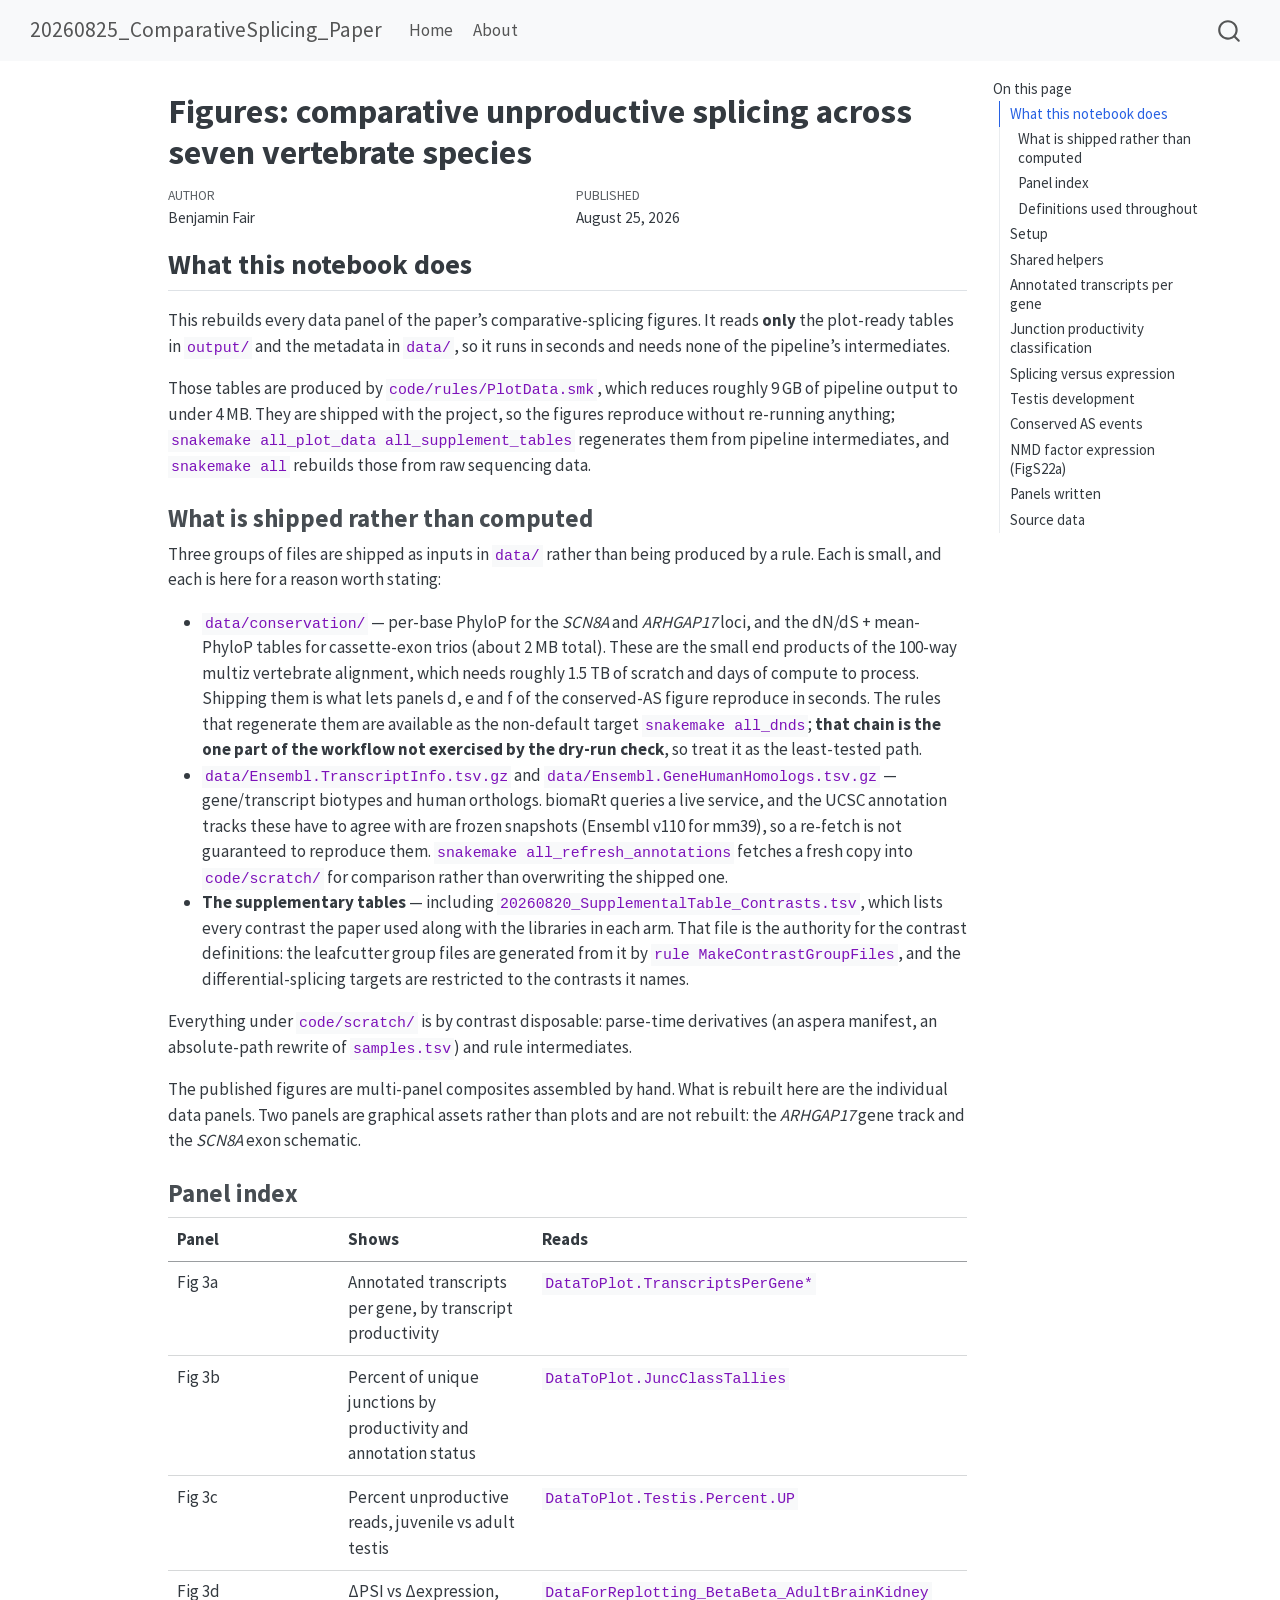
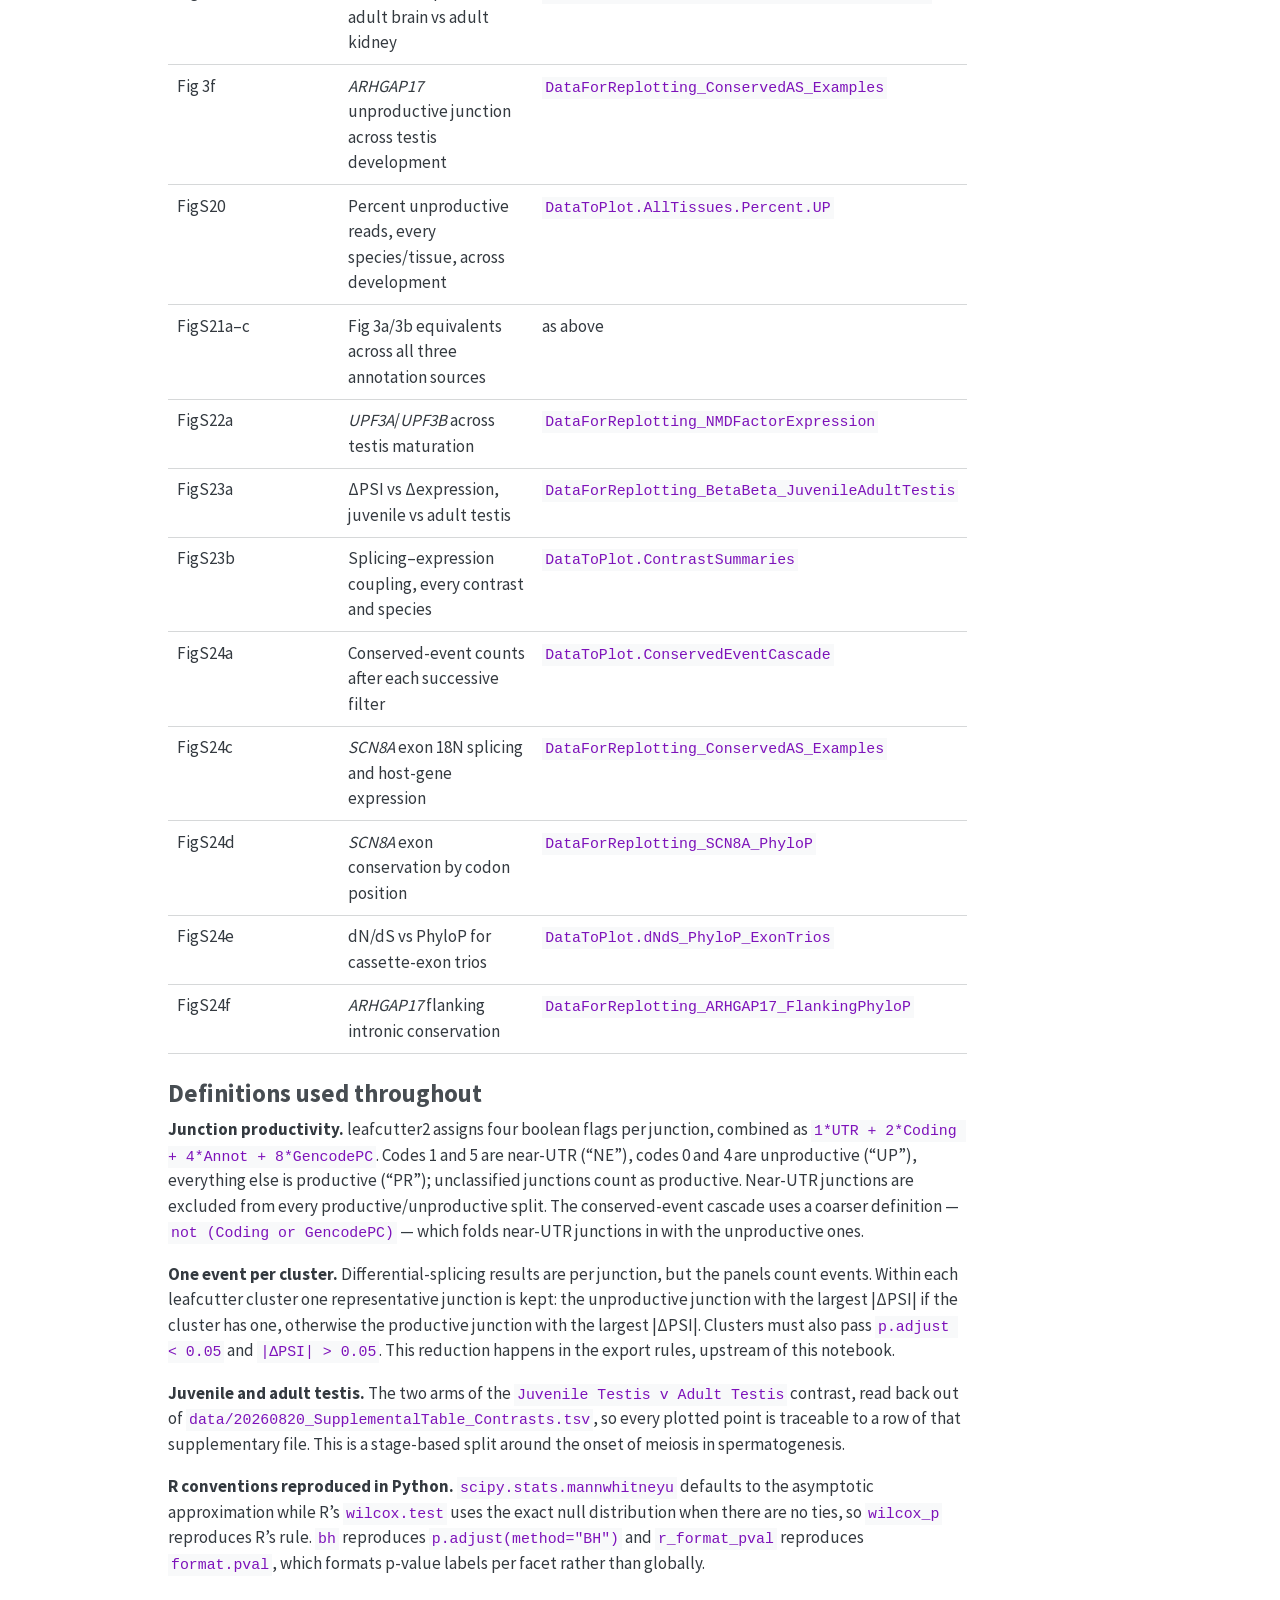
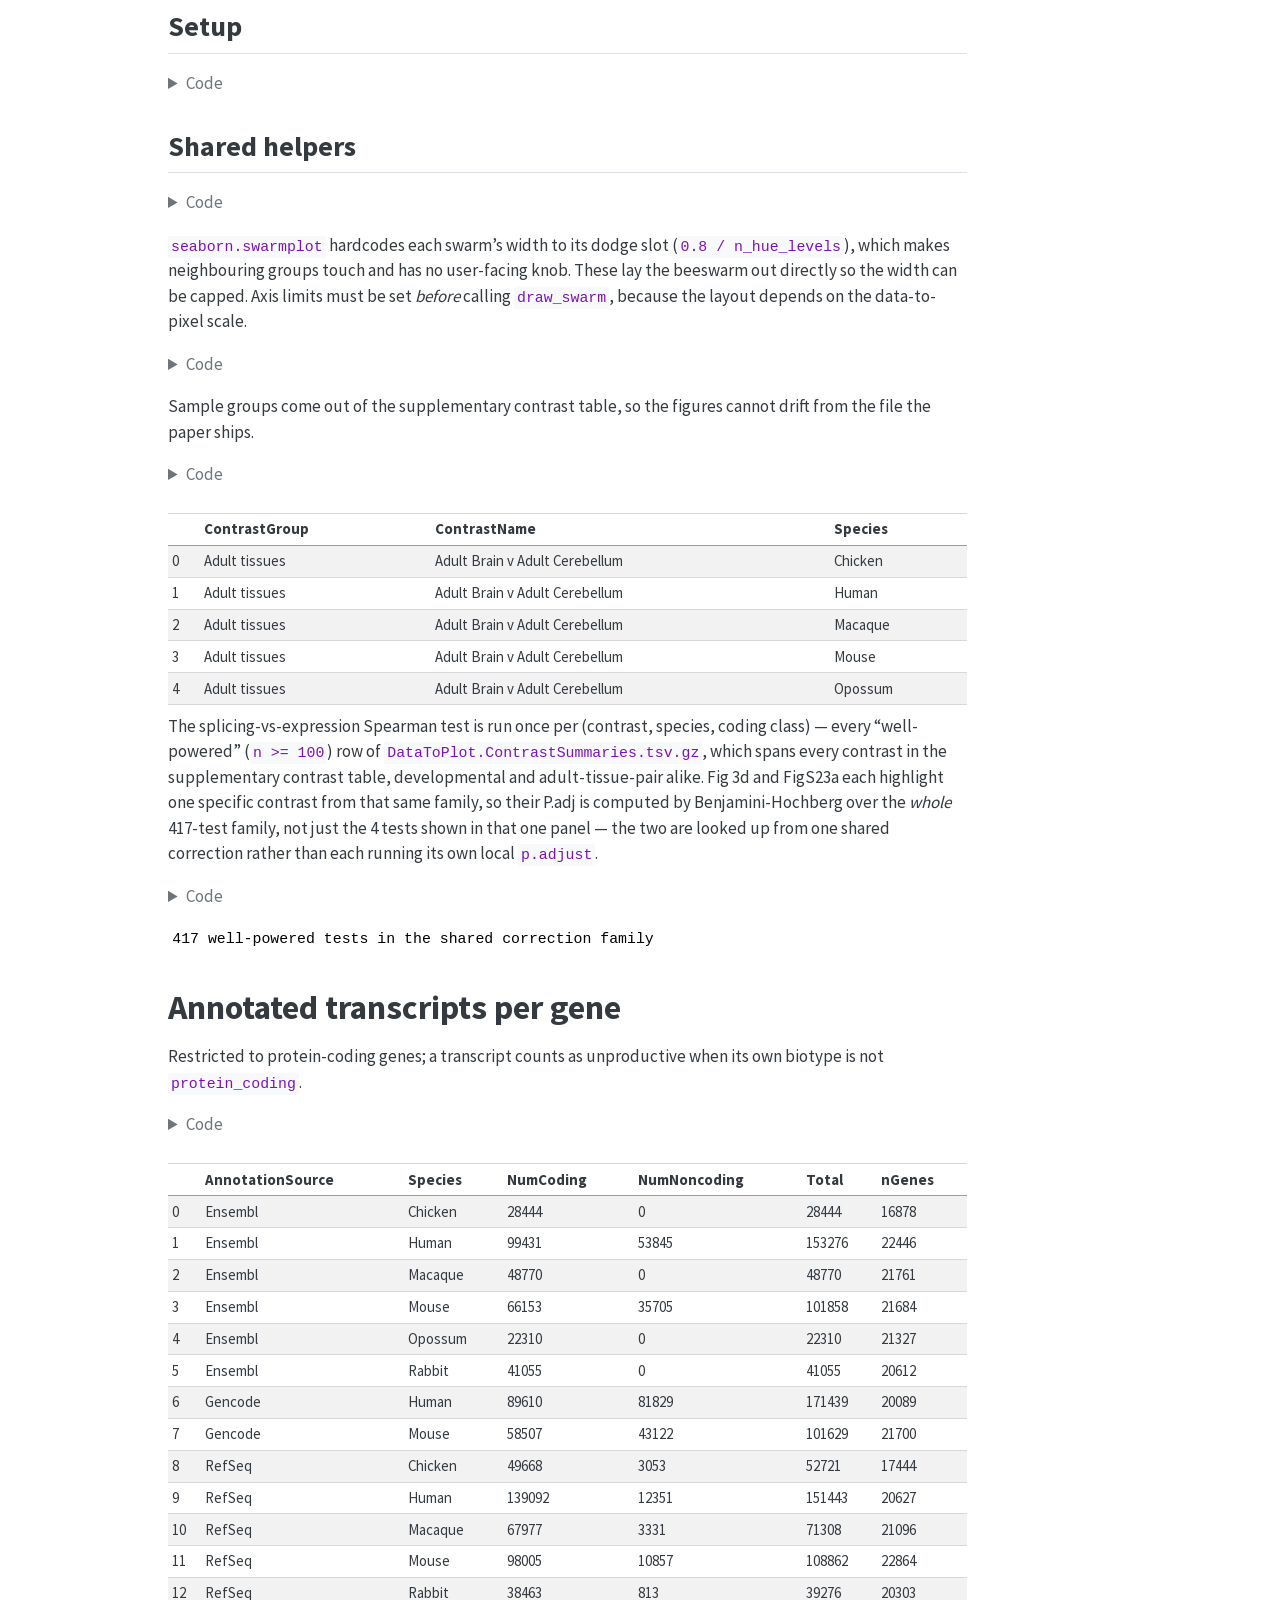
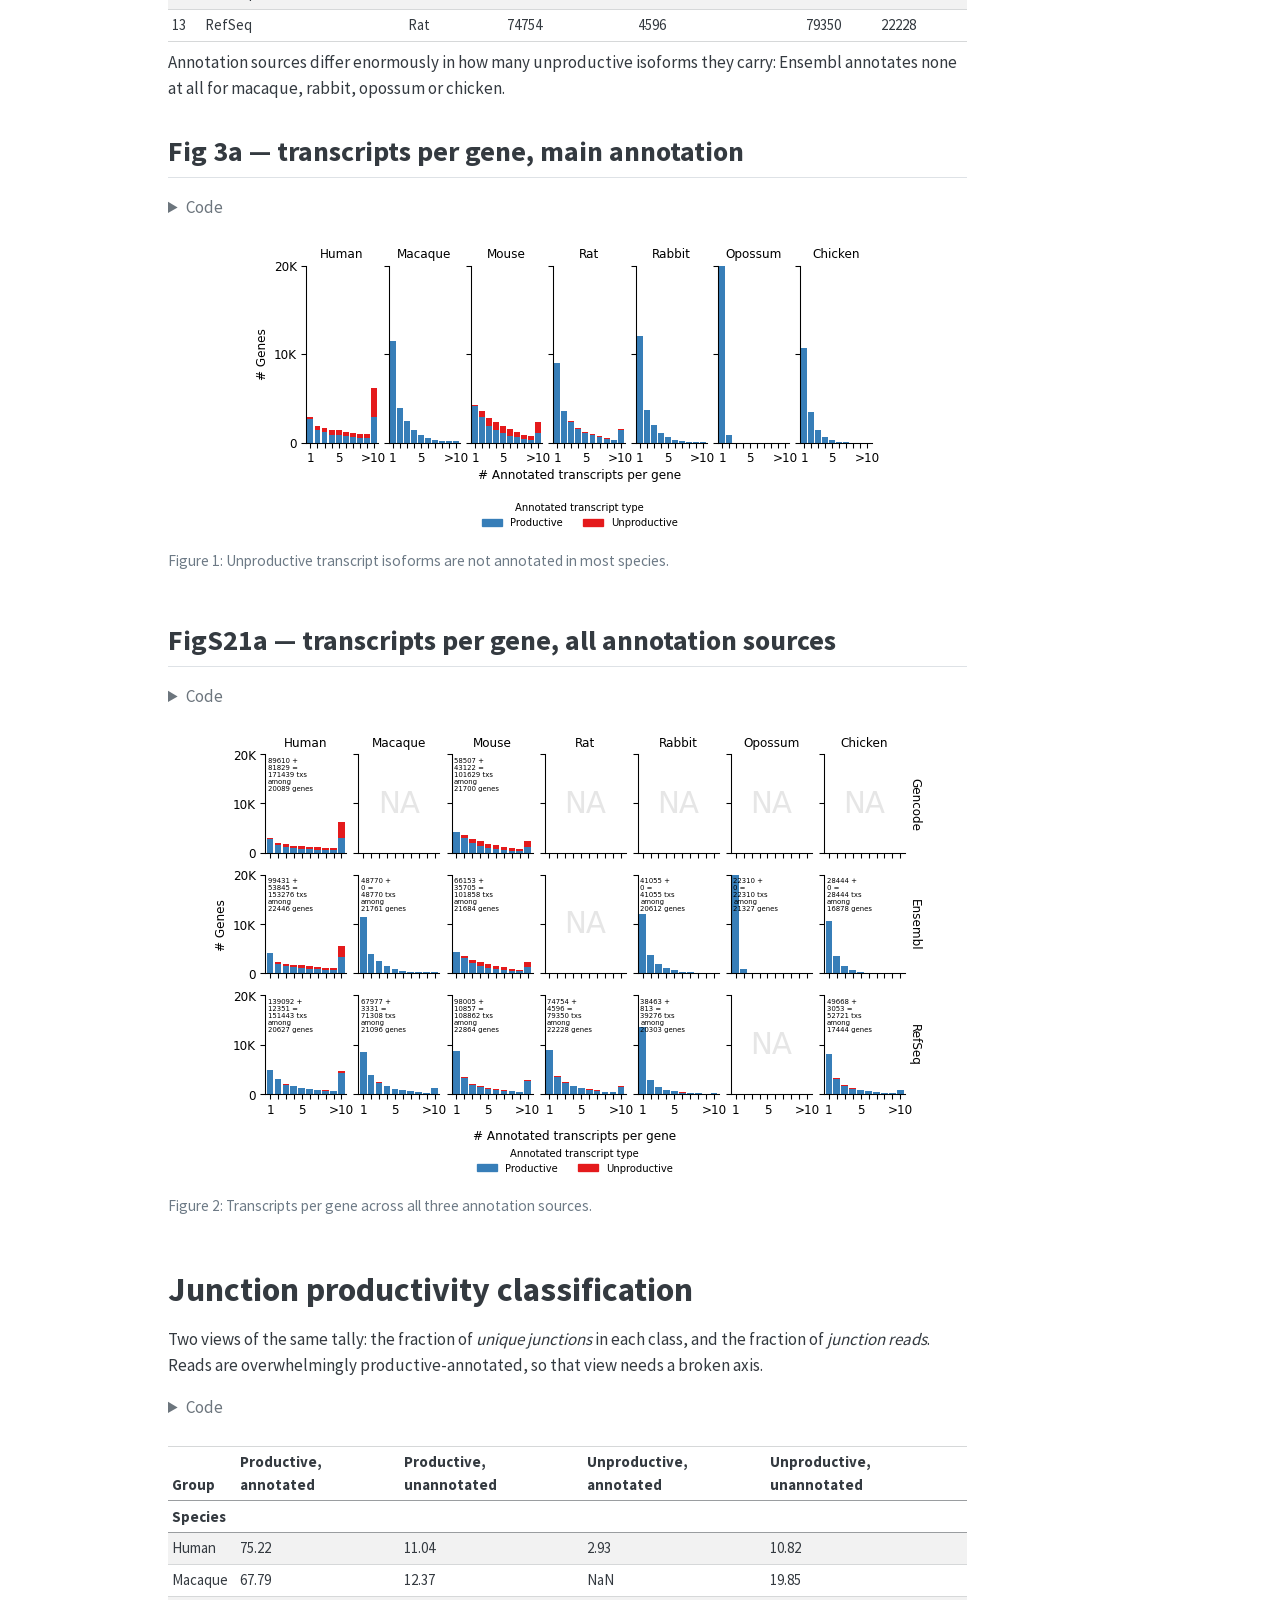
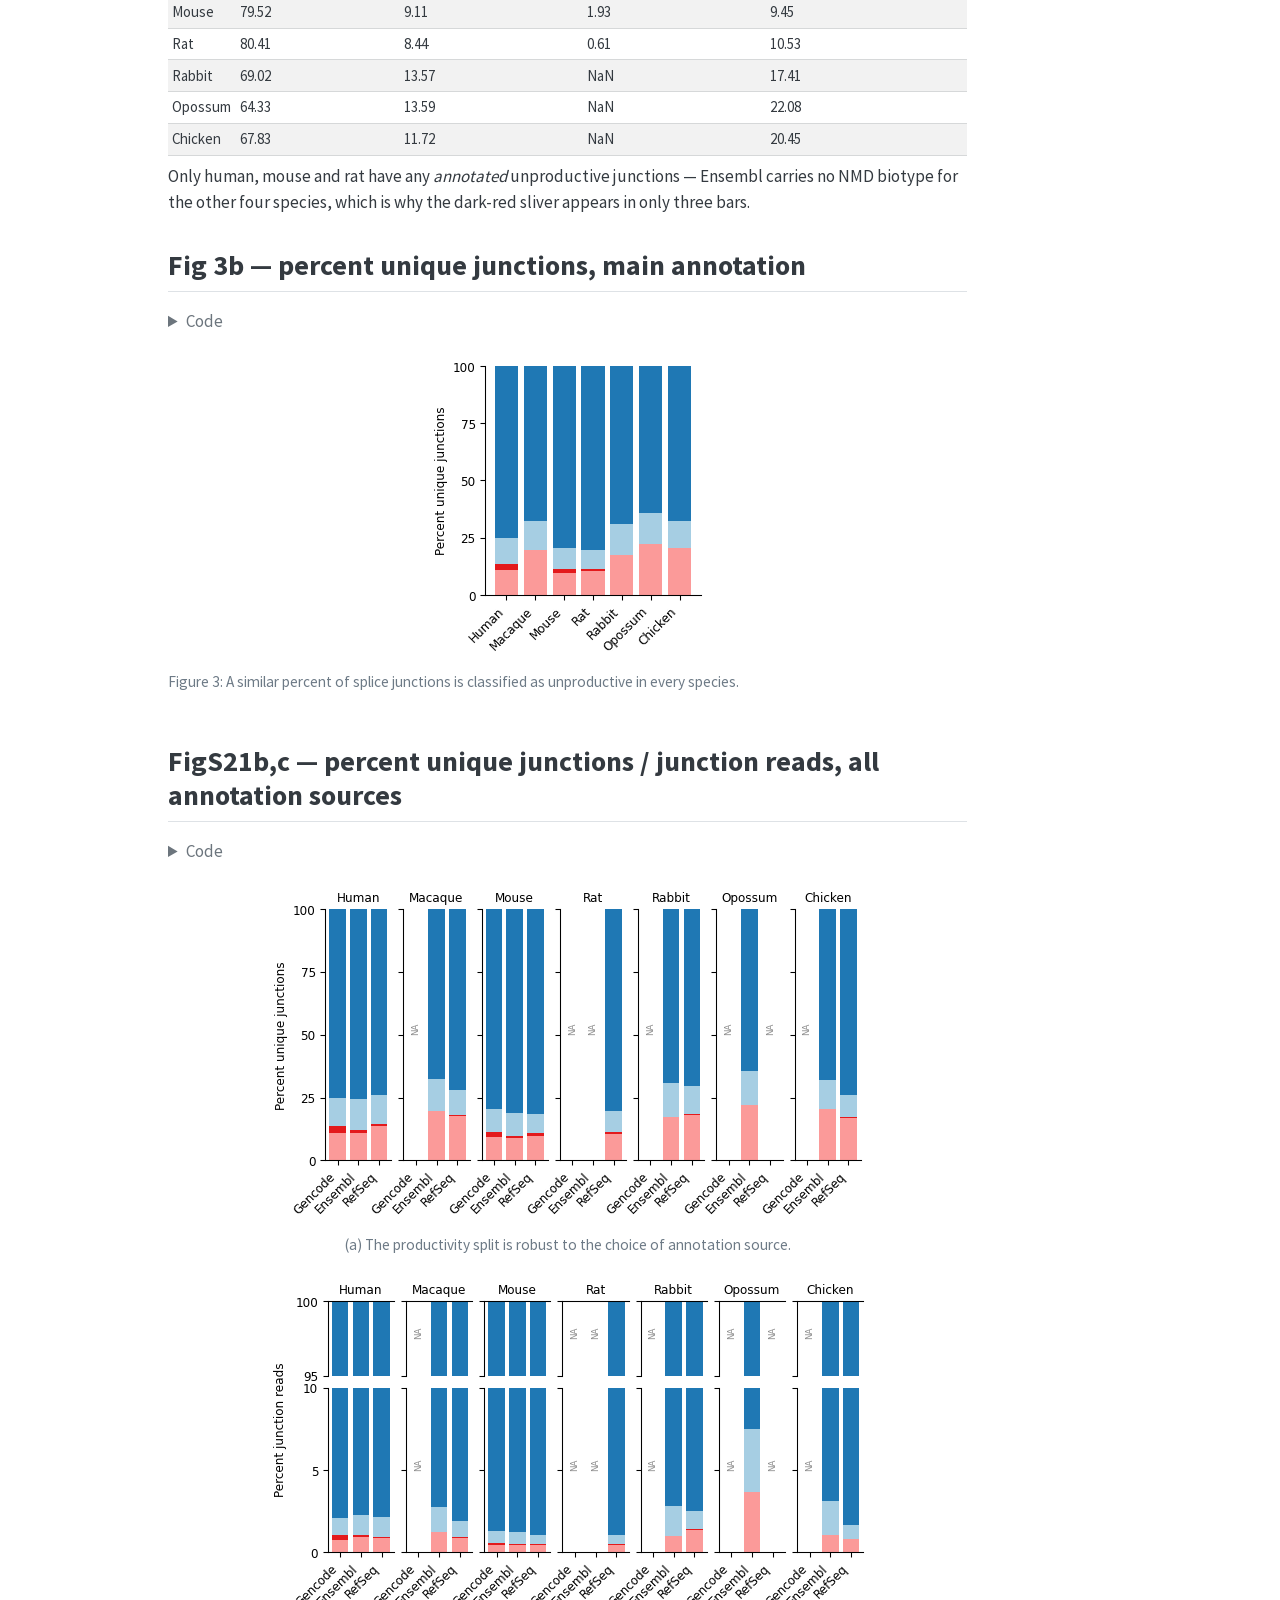
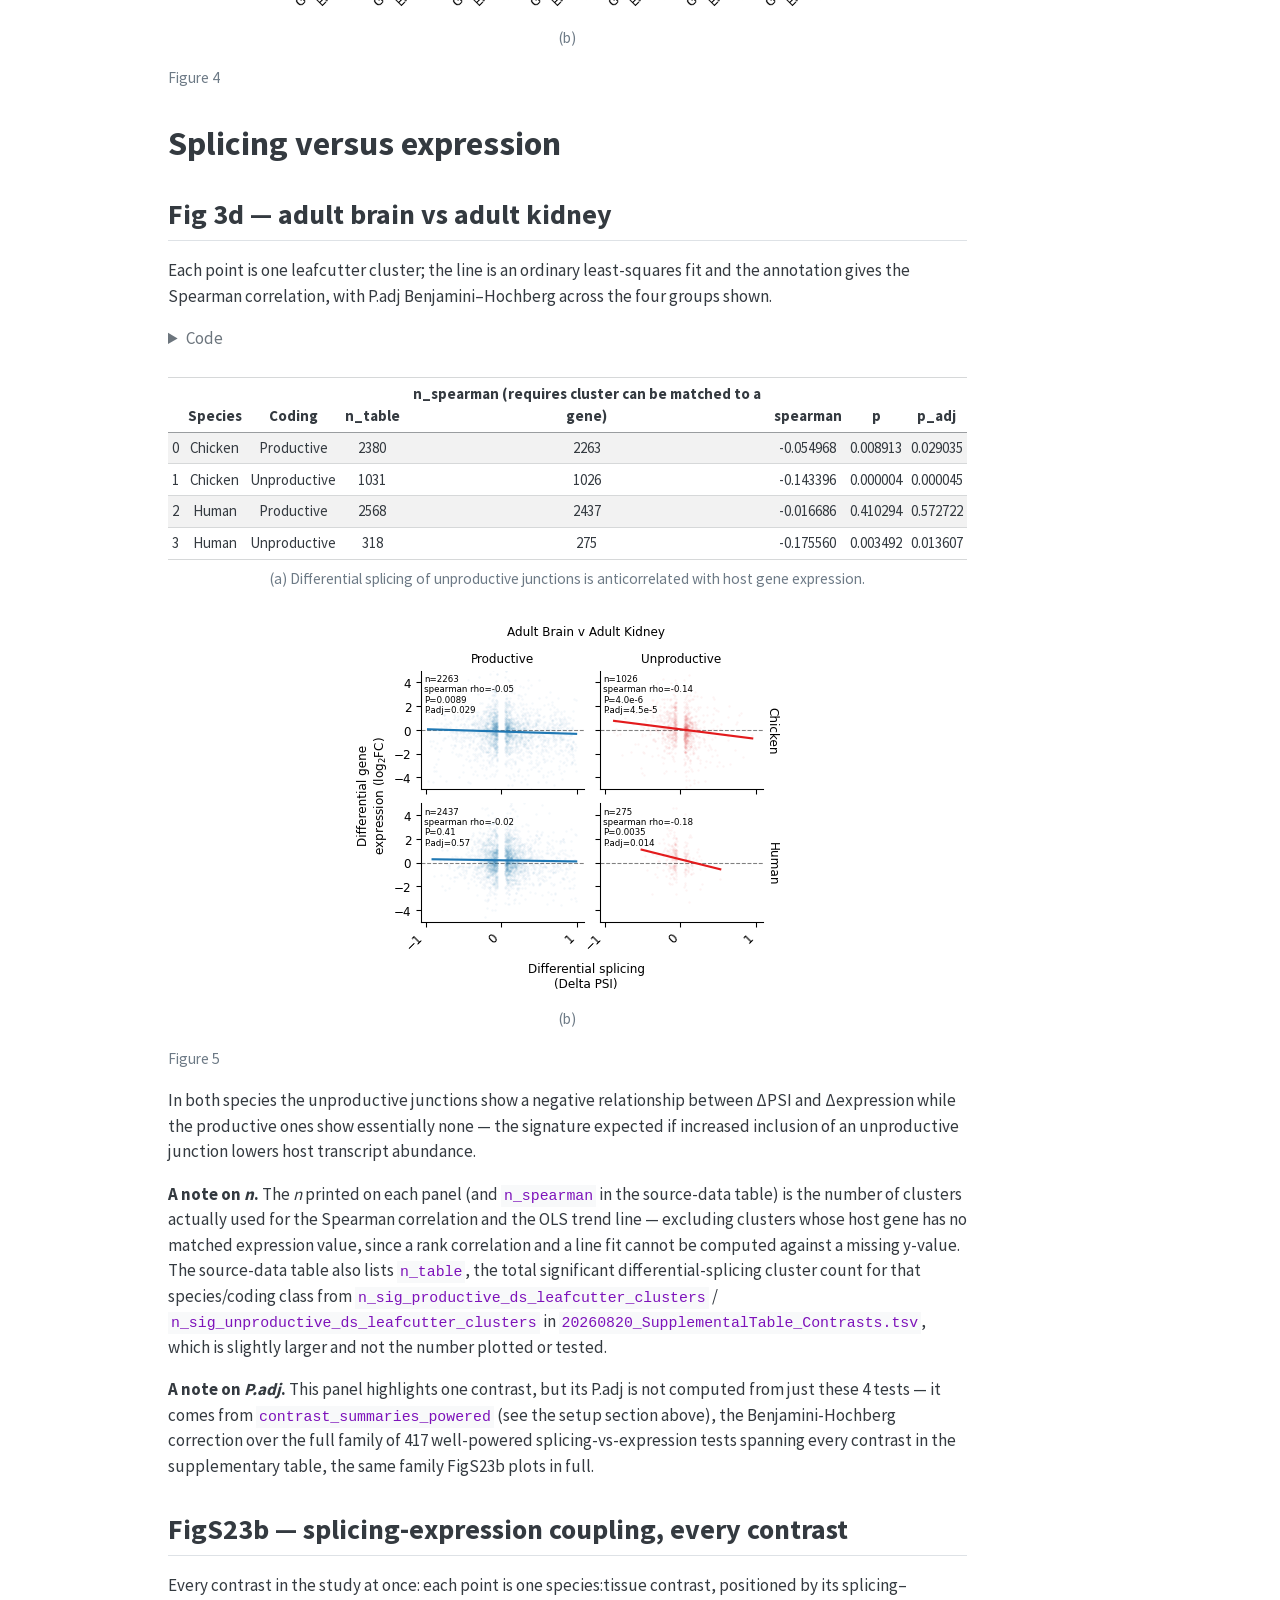
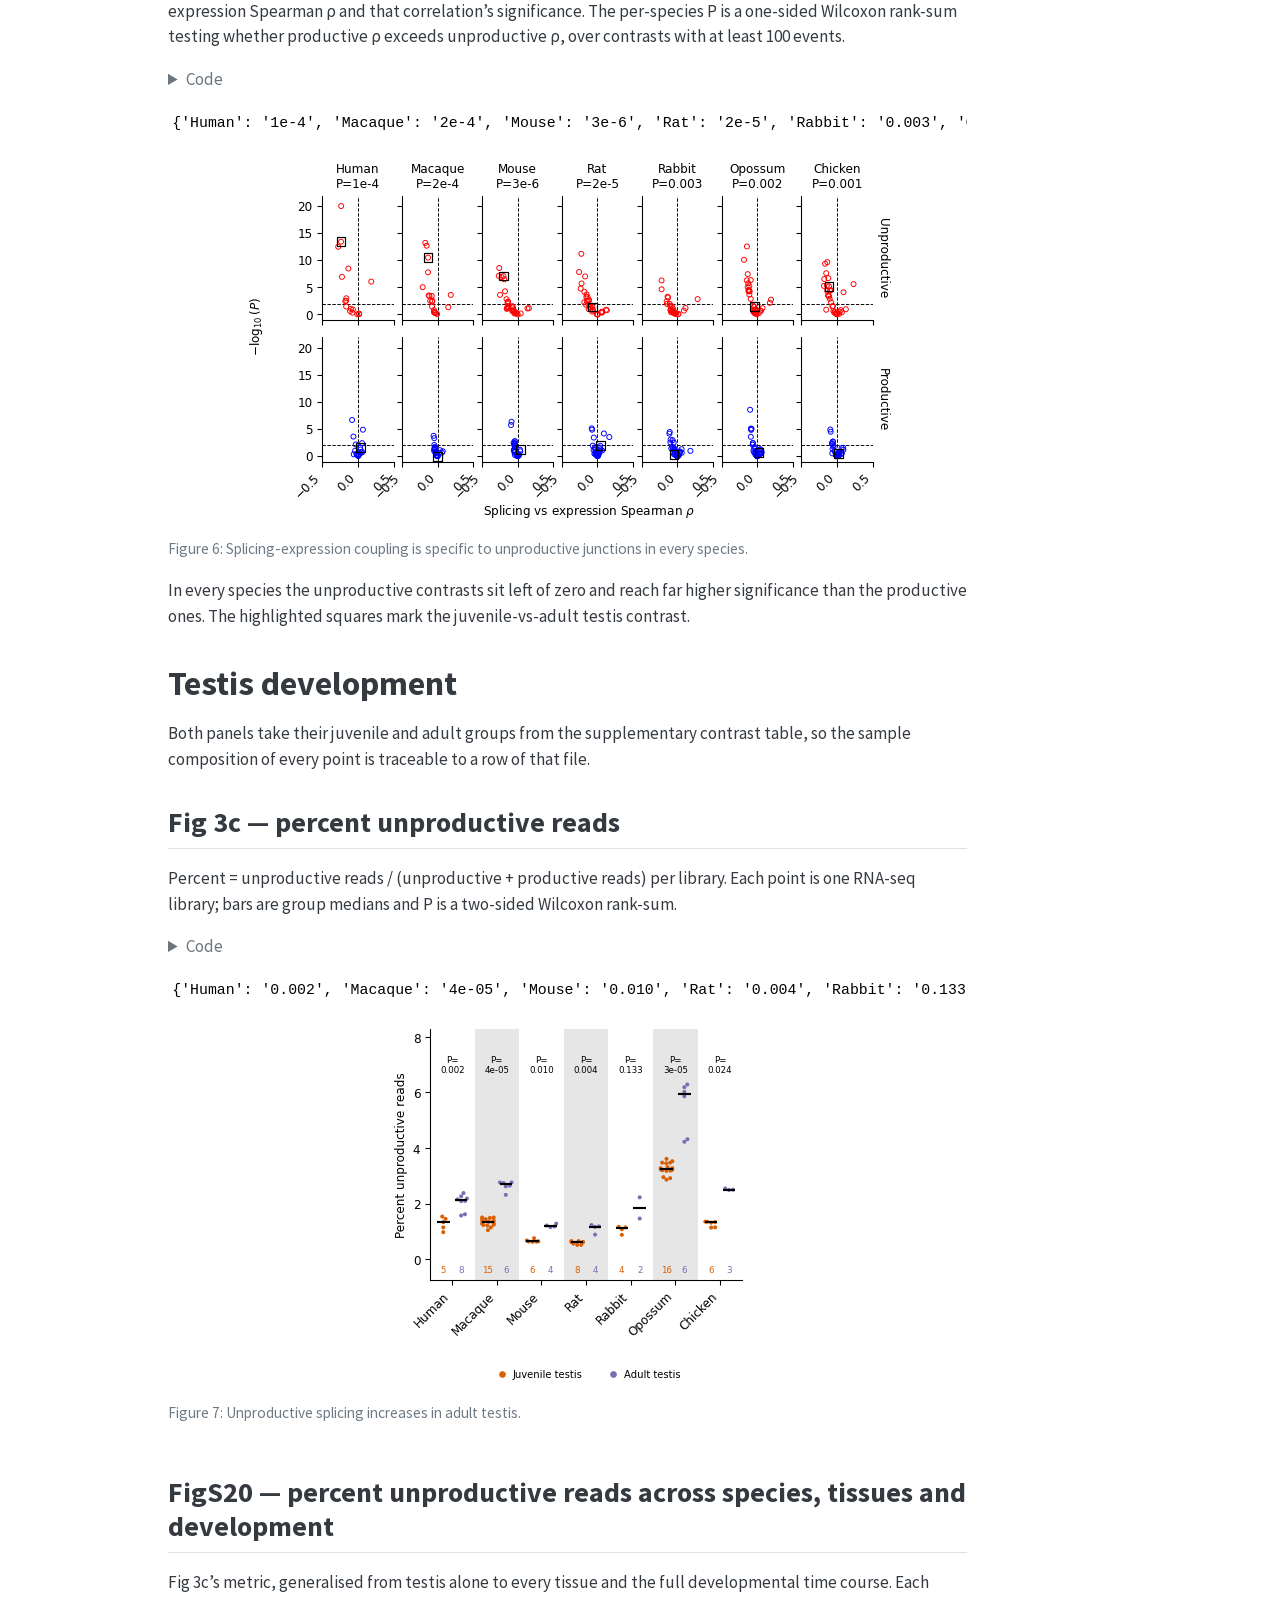
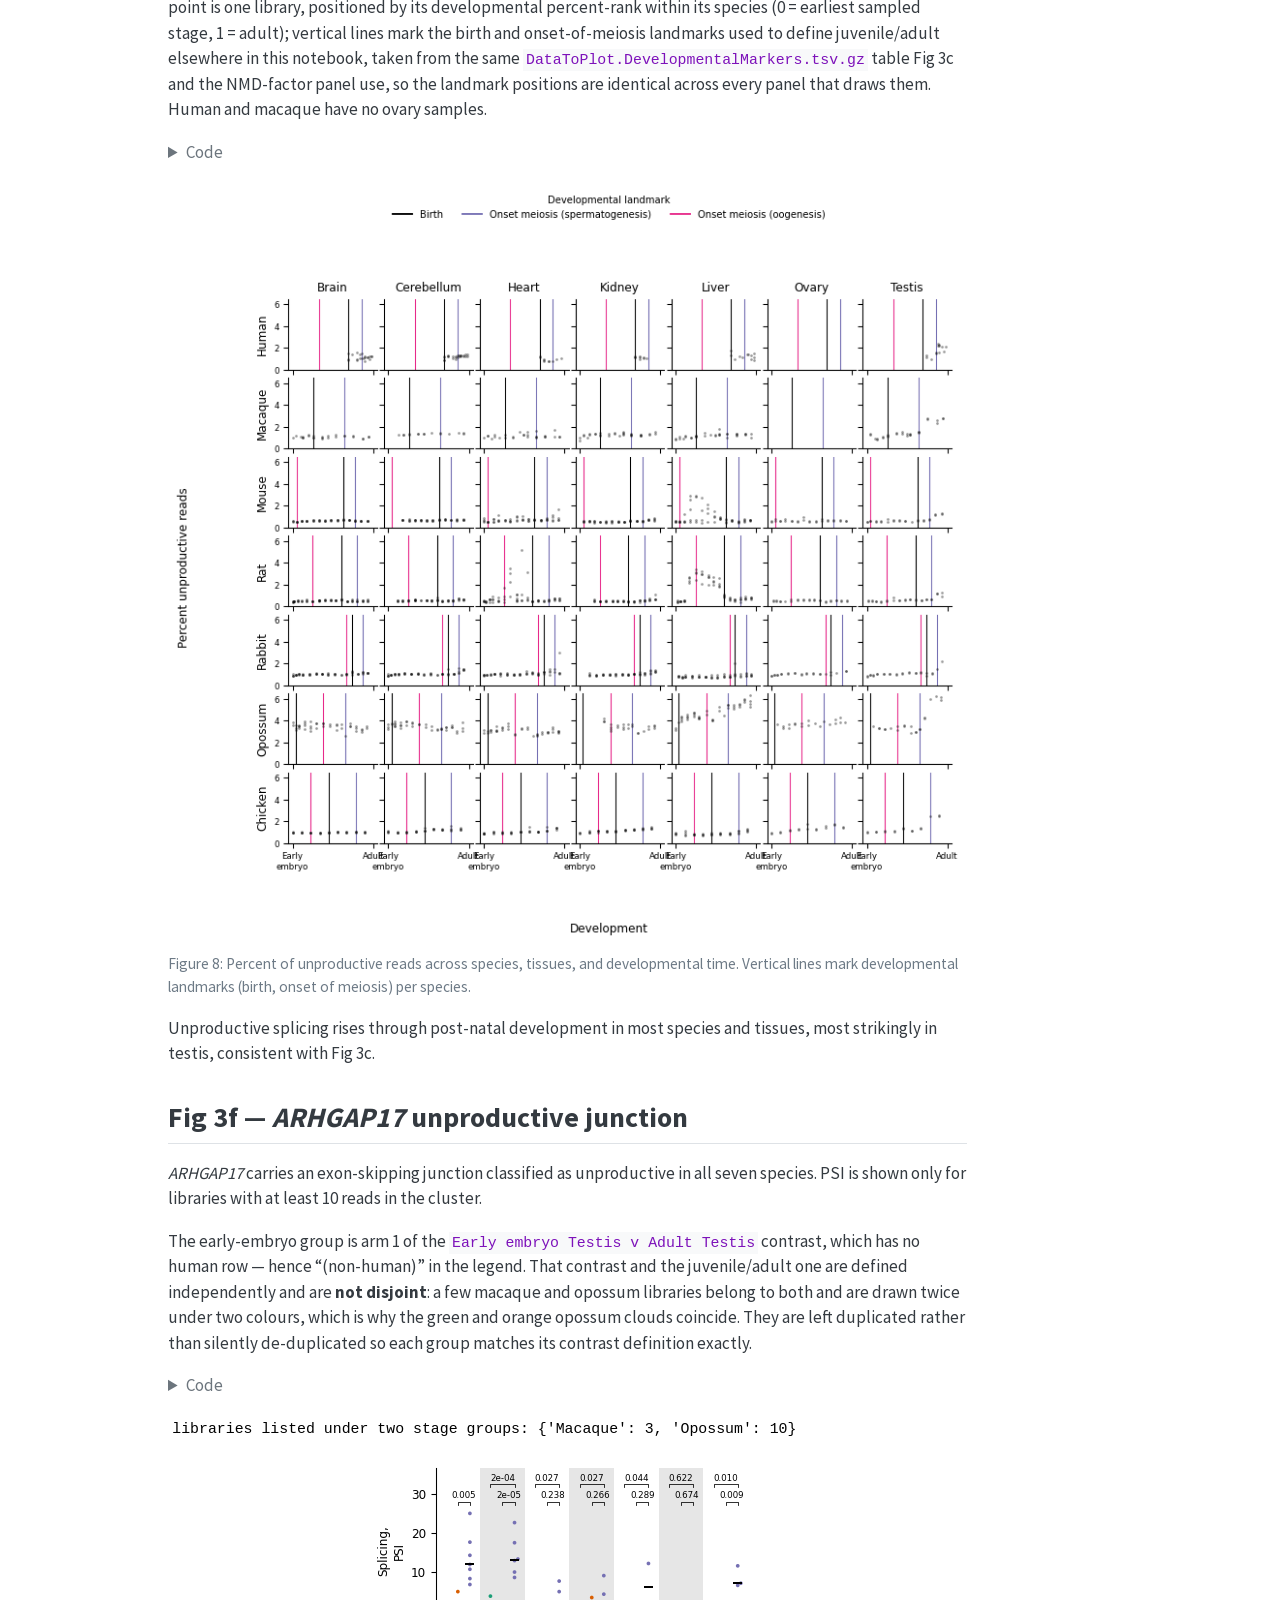
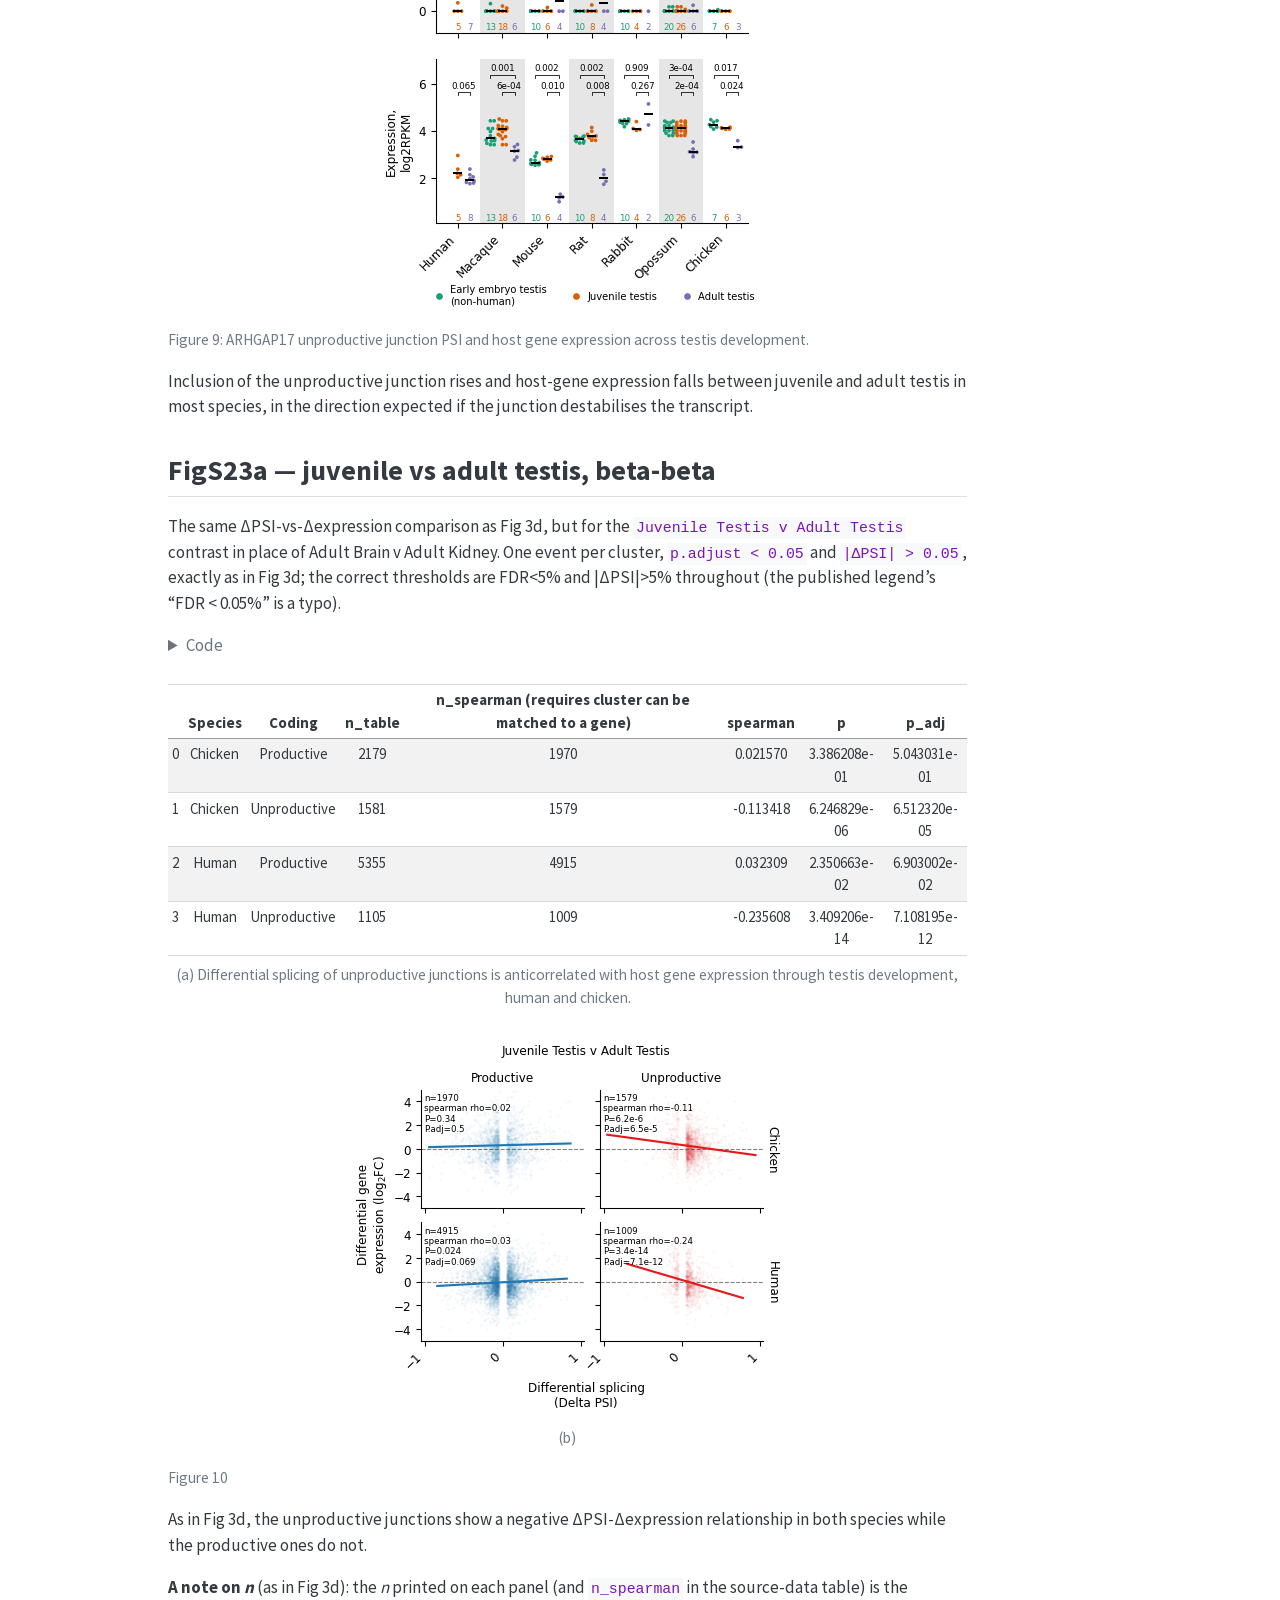
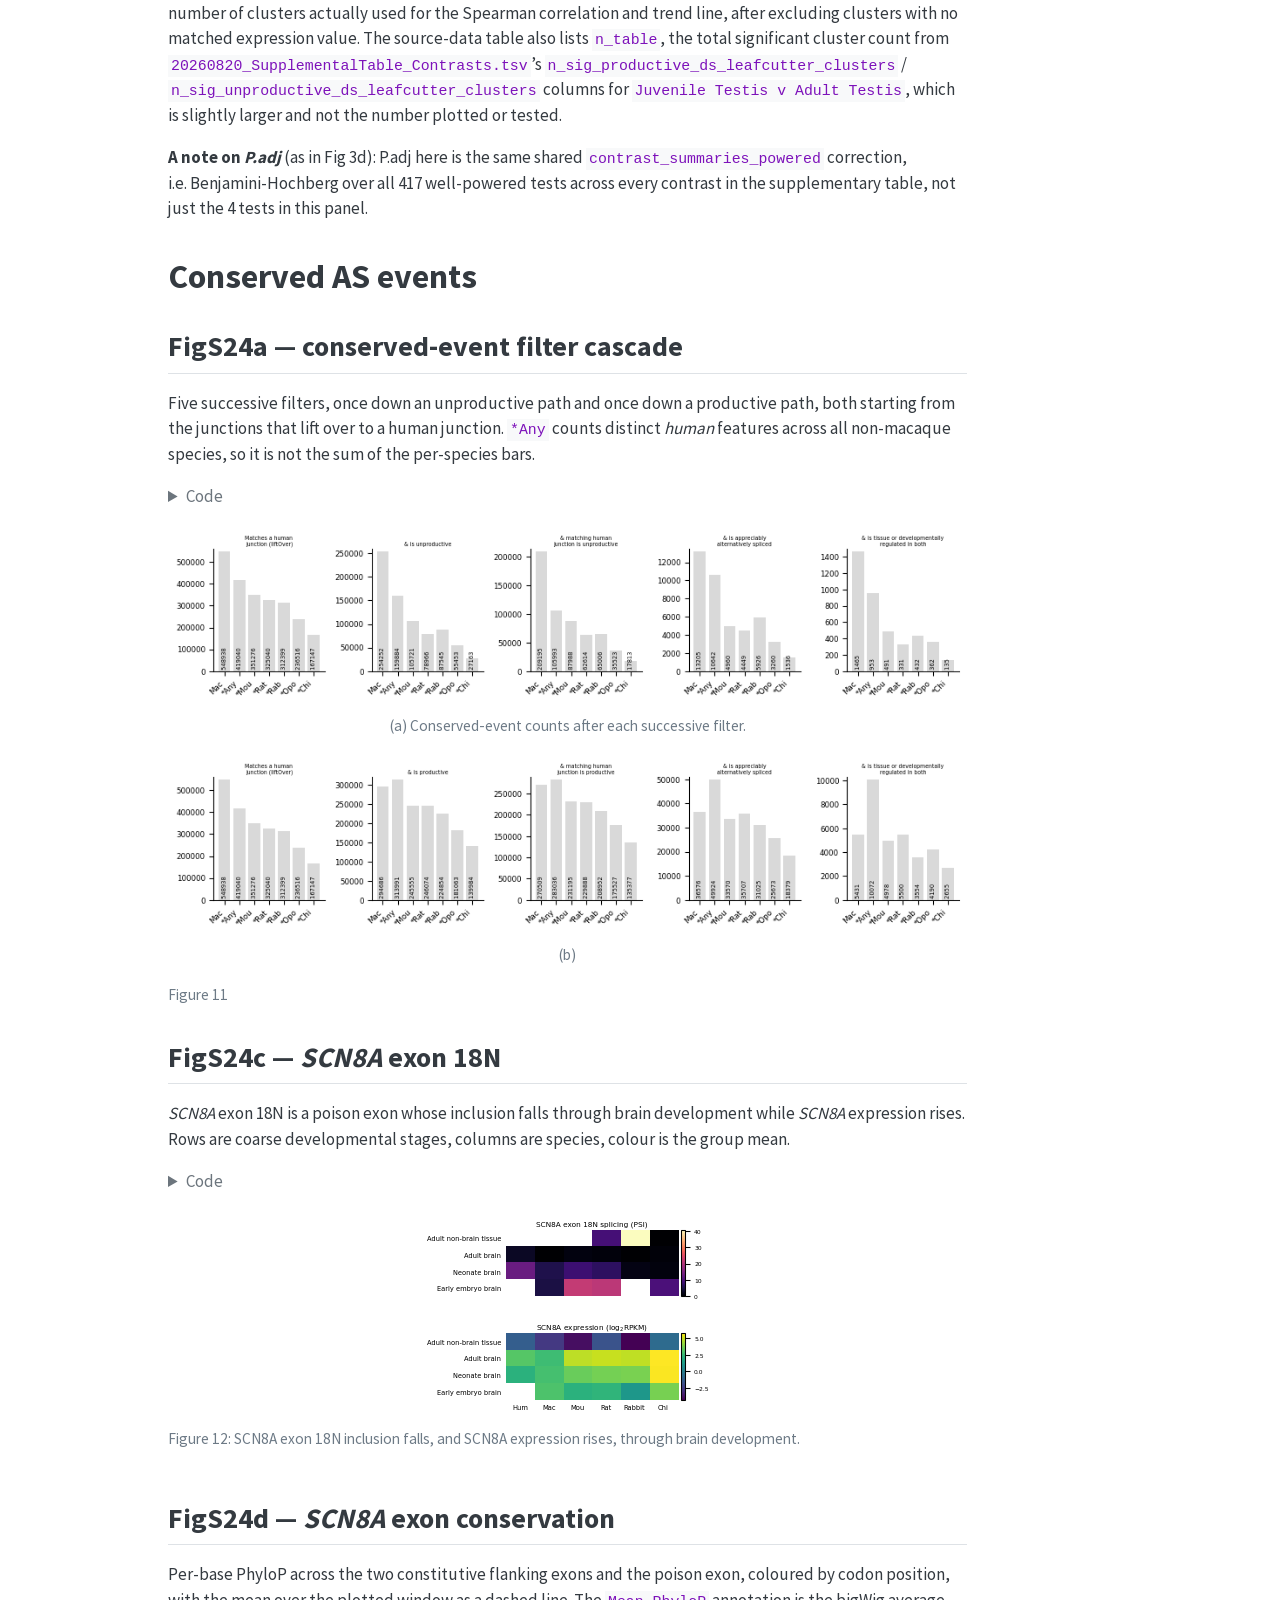
<file: docs/index.html>
<html xmlns="http://www.w3.org/1999/xhtml">    
  <head>      
    <title>Redirect to ComparativeSplicingFigures.html</title>      
    <meta http-equiv="refresh" content="0;URL='ComparativeSplicingFigures.html'" />    
  </head>    
  <body> 
  </body>  
</html>
</file>
